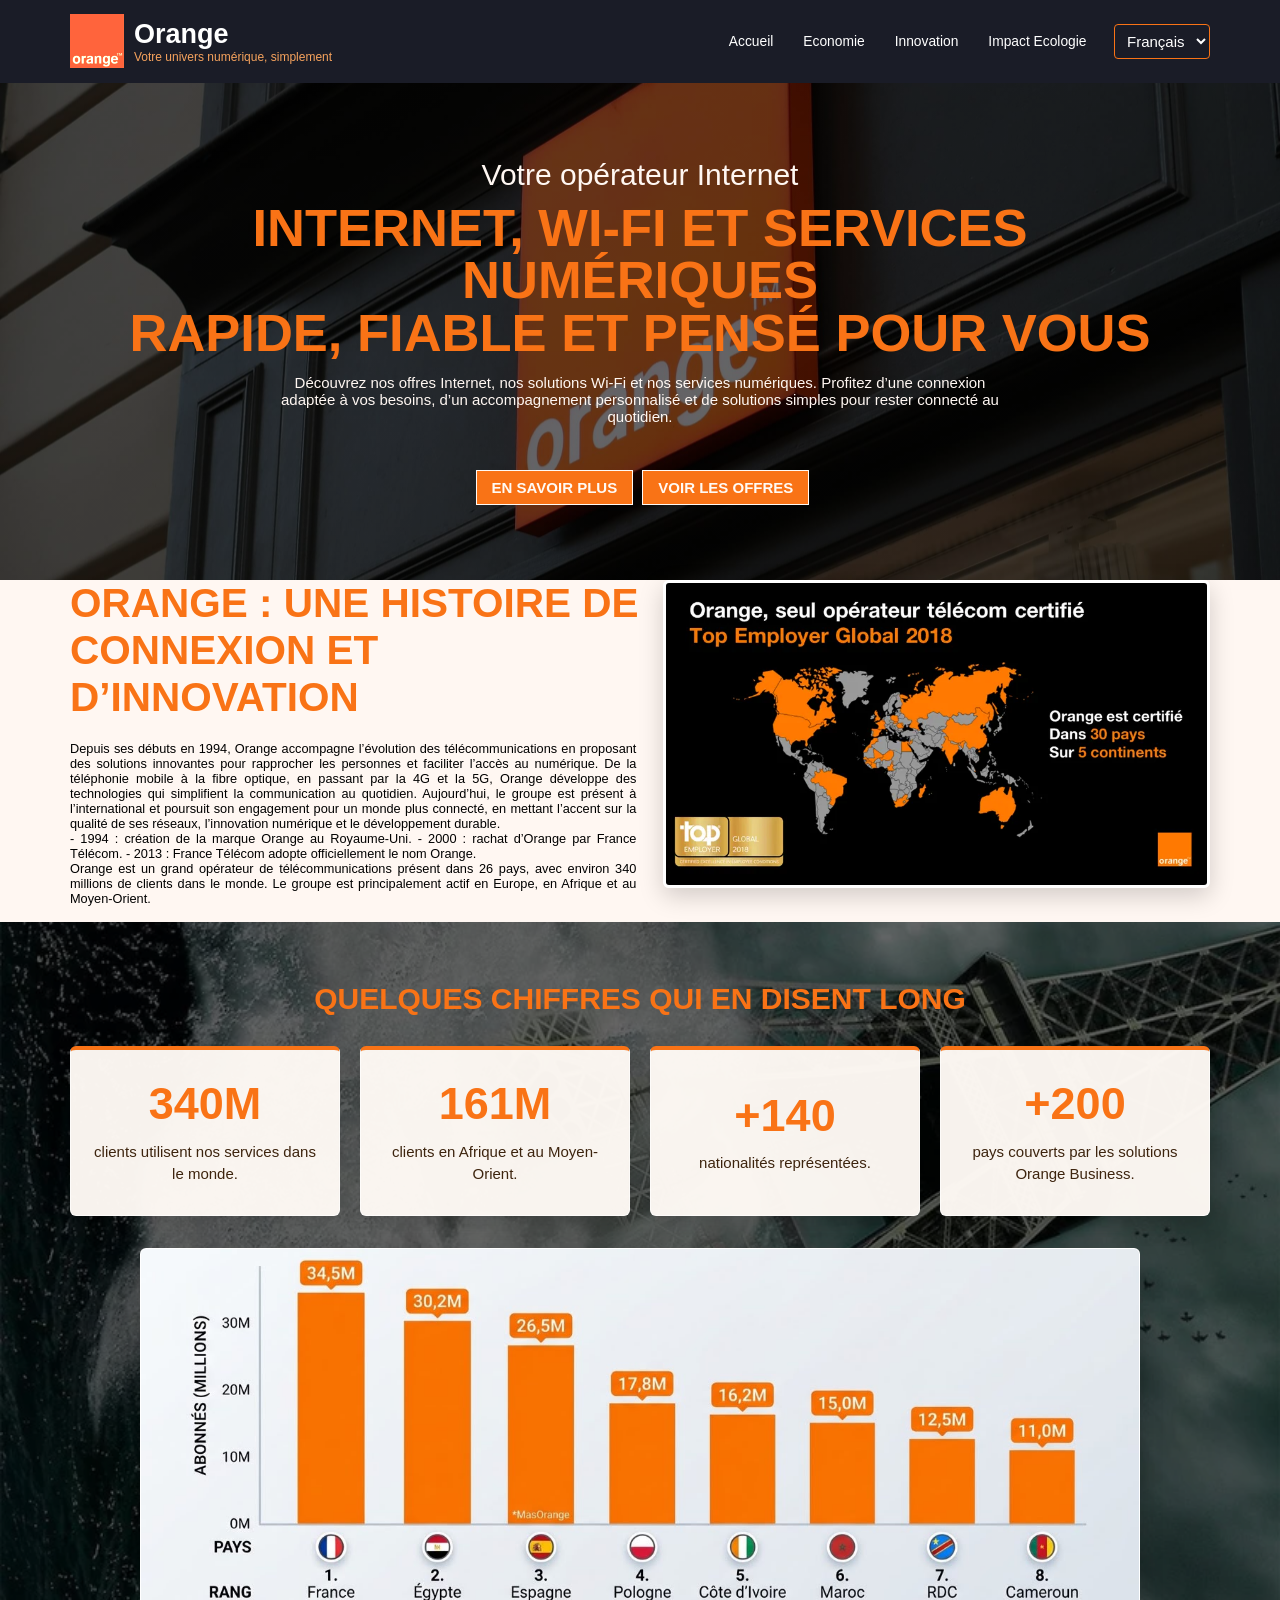
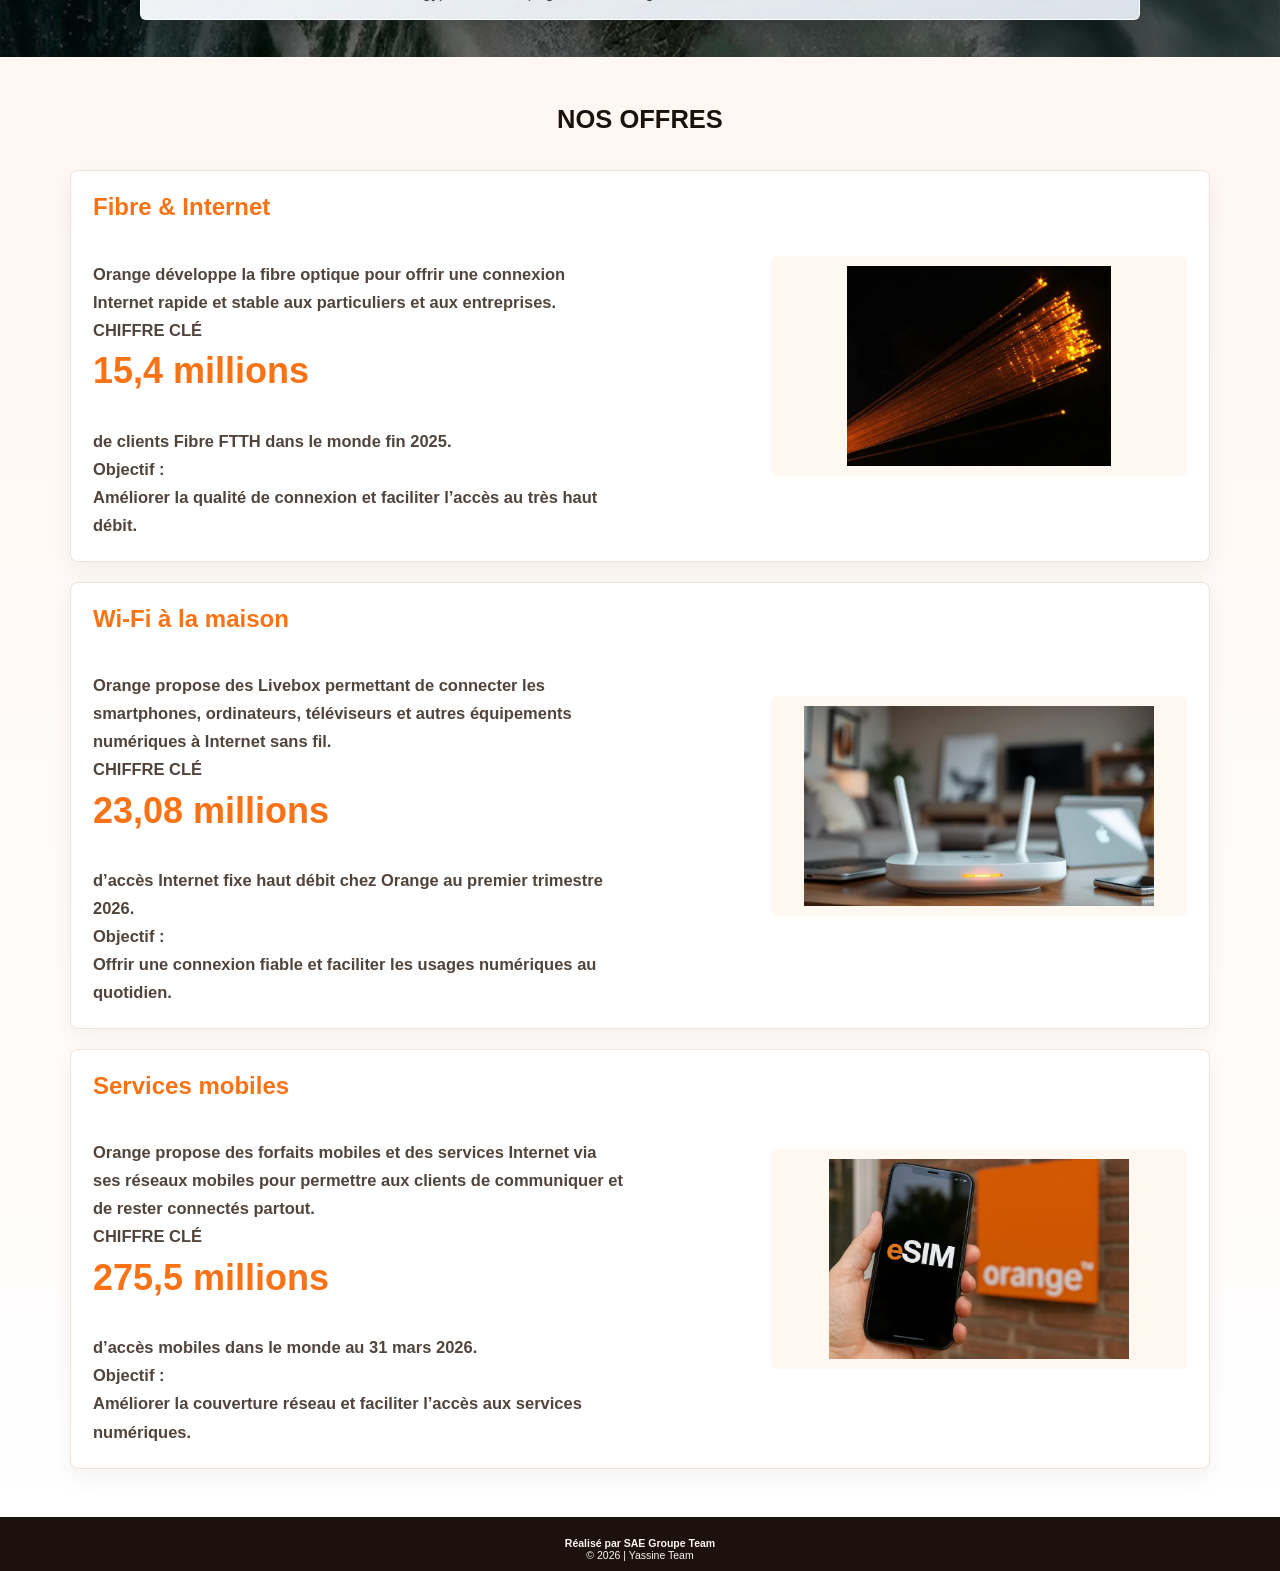
<file: index.html>
<!DOCTYPE html>
<html lang="fr" dir="ltr">
<head lang="fr">
    <meta charset="UTF-8">
    <meta http-equiv="X-UA-Compatible" content="IE=edge">
    <meta name="viewport" content="width=device-width, initial-scale=1.0">
    <title>Orange</title>
    <link rel="icon" href="images/logo/orange.jpg" type="image/x-icon">
    <link rel="stylesheet" href="style.css">
</head>

<body>
    <section id="sec-0">
        <header class="ana">
            <div class="hide" id="searchBar">
                <input type="search" name="searchBox" id="searchBox" data-i18n-placeholder="search-placeholder" placeholder="Saisissez votre recherche ici… Appuyez sur Échap pour quitter">
            </div>
            <div class="container">  
                    <img class="orange-logo" src="menuimages\orange.jpg" alt="Logo Orange" />
                    
                   <h1 class="hhh">
                        <span>Orange</span>
                        <p class="you" data-i18n="tagline">Votre univers numérique, simplement</p>
                    </h1>
                <div class="meme">
                <nav class="me">
                    <a href="index.html" data-i18n="nav-index">Accueil</a>
                    <a href="page1.html" data-i18n="nav-economy">Economie</a>
                    <a href="page3.html" data-i18n="nav-innovation">Innovation</a>
                    <a href="page2.html" data-i18n="nav-ecology">Impact Ecologie</a>
                </nav>
                <label class="language-picker">
                    <span class="visually-hidden" data-i18n="language-label">Langue</span>
                    <select id="language-select" aria-label="Langue">
                        <option value="fr">Français</option>
                        <option value="en">English</option>
                        <option value="ar">العربية</option>
                    </select>
                </label>
                </div>
            </div>
        </header>
        <article>
        <div class="container">
            <h1 data-i18n="hero-title">Votre opérateur Internet</h1>
            <h2><span data-i18n="hero-heading">Internet, Wi‑Fi et services numériques</span><br>
            <span data-i18n="hero-subheading">Rapide, fiable et pensé pour vous</span></h2>
            <p data-i18n="hero-description">Découvrez nos offres Internet, nos solutions Wi‑Fi et nos services numériques. Profitez d’une connexion adaptée à vos besoins, d’un accompagnement personnalisé et de solutions simples pour rester connecté au quotidien.</p>
            <nav class="wahwah">
            <a href="#sec-2" data-i18n="hero-more">En savoir plus</a>
            <a href="#sec-3" data-i18n="hero-offers">Voir les offres</a>
            </nav>
        </div>
        </article>
    </section>
    <section id="sec-1">
        <div class="container">
            <article>
                <h1 data-i18n="welcome-title">Orange : une histoire de connexion et d’innovation</h1>
                <p data-i18n="services-description">Depuis ses débuts en 1994, Orange accompagne l’évolution des télécommunications en proposant des solutions innovantes pour rapprocher les personnes et faciliter l’accès au numérique. De la téléphonie mobile à la fibre optique, en passant par la 4G et la 5G, Orange développe des technologies qui simplifient la communication au quotidien.
                   Aujourd’hui, le groupe est présent à l’international et poursuit son engagement pour un monde plus connecté, en mettant l’accent sur la qualité de ses réseaux, l’innovation numérique et le développement durable.
                    <br> - 1994 : création de la marque Orange au Royaume-Uni.
                         - 2000 : rachat d’Orange par France Télécom.
                         - 2013 : France Télécom adopte officiellement le nom Orange.
                   <br> Orange est un grand opérateur de télécommunications présent dans 26 pays, avec environ 340 millions de clients dans le monde. Le groupe est principalement actif en Europe, en Afrique et au Moyen-Orient.
                </p>
            </article>
            <aside><img src="menuimages\orangestat.webp" data-i18n-alt="stats-image-alt" alt="Orange certifié Top Employer dans 30 pays et sur 5 continents"></aside>
        </div>
    </section>
    <section id="sec-2">
        <div class="container">
            <h1 data-i18n="stats-title">Quelques chiffres qui en disent long</h1>
            <div class="stats-grid">
                <article class="stat-card">
                    <strong class="stat-number" data-i18n="stat-340-number">340M</strong>
                    <p class="stat-label" data-i18n="stat-340-label">clients utilisent nos services dans le monde.</p>
                </article>
                <article class="stat-card">
                    <strong class="stat-number" data-i18n="stat-161-number">161M</strong>
                    <p class="stat-label" data-i18n="stat-161-label">clients en Afrique et au Moyen-Orient.</p>
                </article>
                <article class="stat-card">
                    <strong class="stat-number" data-i18n="stat-140-number">+140</strong>
                    <p class="stat-label" data-i18n="stat-140-label">nationalités représentées.</p>
                </article>
                <article class="stat-card">
                    <strong class="stat-number" data-i18n="stat-200-number">+200</strong>
                    <p class="stat-label" data-i18n="stat-200-label">pays couverts par les solutions Orange Business.</p>
                </article>
                <img src="menuimages\graph.jpeg" alt="man" class="stat-image">
            </div>
        </div>
    </section>
    <section id="sec-3">
        <div class="container">
            <h1 data-i18n="offers-title">Nos offres</h1>
            <div class="cont">
                <div class="card">
                    <div class="offer-copy">
                        <h5 class="caption" data-i18n="fiber-title">Fibre & Internet</h5>
                        <p data-i18n="fiber-description">
                            <br>
                            Orange développe la fibre optique pour offrir une connexion Internet rapide et stable aux particuliers et aux entreprises.
                            <br>

                            CHIFFRE CLÉ
                            <br>

                            15,4 millions
                            <br>

                            de clients Fibre FTTH dans le monde fin 2025.
                            <br>

                            Objectif :
                            <br>

                            Améliorer la qualité de connexion et faciliter l’accès au très haut débit.
                        </p>
                    </div>
                    <img src="menuimages/fibre.webp" class="offer-image" alt="Fibre Internet offer">
                </div>
                <div class="card">
                    <div class="offer-copy">
                        <h5 class="caption" data-i18n="wifi-title">Wi‑Fi à la maison</h5>
                        <p data-i18n="wifi-description">
                            <br>
                            Orange propose des Livebox permettant de connecter les smartphones, ordinateurs, téléviseurs et autres équipements numériques à Internet sans fil.
                            <br>

CHIFFRE CLÉ
                            <br>

23,08 millions
                            <br>

d’accès Internet fixe haut débit chez Orange au premier trimestre 2026.
                            <br>

Objectif :
                            <br>

Offrir une connexion fiable et faciliter les usages numériques au quotidien.
                        </p>
                    </div>
                    <img src="menuimages/wifi.webp" class="offer-image" alt="Wi-Fi router for home use">
                </div>
                <div class="card">
                    <div class="offer-copy">
                        <h5 class="caption" data-i18n="mobile-title">Services mobiles</h5>
                        <p data-i18n="mobile-description">
                            <br>
                           Orange propose des forfaits mobiles et des services Internet via ses réseaux mobiles pour permettre aux clients de communiquer et de rester connectés partout.
                            <br>

CHIFFRE CLÉ
                            <br>

275,5 millions
                            <br>

d’accès mobiles dans le monde au 31 mars 2026.
                            <br>

Objectif :
                            <br>

Améliorer la couverture réseau et faciliter l’accès aux services numériques.
                        </p>
                    </div>
                    <img src="menuimages/mobile.webp" class="offer-image" alt="Mobile services offer">
                </div>
            </div>
        </div>
    </section>

    <section id="sec-7">
        <div class="container">
            <h4 data-i18n="footer-credit">Réalisé par SAE Groupe Team</h4>
            <p data-i18n="footer-copy">© 2026 | Yassine Team</p>
        </div>
    </section>

    <script>
        const translations = {
            fr: {
                'page-title': 'Orange', 'language-label': 'Langue', 'search-placeholder': 'Saisissez votre recherche ici… Appuyez sur Échap pour quitter', 'stats-image-alt': 'Orange certifié Top Employer dans 30 pays et sur 5 continents',
                tagline: 'Votre univers numérique, simplement',
                'nav-index': 'Accueil', 'nav-economy': 'Économie', 'nav-ecology': 'Impact écologique', 'nav-innovation': 'Innovation', 'nav-help': 'Aide', 'nav-contact': 'Contact',
                'hero-title': 'Votre opérateur Internet', 'hero-heading': 'Internet, Wi‑Fi et services numériques', 'hero-subheading': 'Rapide, fiable et pensé pour vous',
                'hero-description': 'Découvrez nos offres Internet, nos solutions Wi‑Fi et nos services numériques. Profitez d’une connexion adaptée à vos besoins, d’un accompagnement personnalisé et de solutions simples pour rester connecté au quotidien.',
                'hero-more': 'En savoir plus', 'hero-offers': 'Voir les offres',
                'welcome-title': 'Orange : une histoire de connexion et d’innovation', 'services-title': 'Nos services',
                'services-description': 'Depuis ses débuts en 1994, Orange accompagne l’évolution des télécommunications en proposant des solutions innovantes pour rapprocher les personnes et faciliter l’accès au numérique. De la téléphonie mobile à la fibre optique, en passant par la 4G et la 5G, Orange développe des technologies qui simplifient la communication au quotidien. Aujourd’hui, le groupe est présent à l’international et poursuit son engagement pour un monde plus connecté, en mettant l’accent sur la qualité de ses réseaux, l’innovation numérique et le développement durable. 1994 : création de la marque Orange au Royaume-Uni. 2000 : rachat d’Orange par France Télécom. 2013 : France Télécom adopte officiellement le nom Orange. Orange est un grand opérateur de télécommunications présent dans 26 pays, avec environ 340 millions de clients dans le monde. Le groupe est principalement actif en Europe, en Afrique et au Moyen-Orient.',
                'stats-title': 'Quelques chiffres qui en disent long',
                'stat-340-number': '340M', 'stat-340-label': 'clients utilisent nos services dans le monde.',
                'stat-161-number': '161M', 'stat-161-label': 'clients en Afrique et au Moyen-Orient.',
                'stat-140-number': '+140', 'stat-140-label': 'nationalités représentées.',
                'stat-200-number': '+200', 'stat-200-label': 'pays couverts par les solutions Orange Business.',
                'offers-title': 'Nos offres', 'fiber-title': 'Fibre & Internet', 'fiber-description': 'Orange développe la fibre optique pour offrir une connexion Internet rapide et stable aux particuliers et aux entreprises. CHIFFRE CLÉ : 15,4 millions de clients Fibre FTTH dans le monde fin 2025. Objectif : améliorer la qualité de connexion et faciliter l’accès au très haut débit.',
                'wifi-title': 'Wi‑Fi à la maison', 'wifi-description': 'Orange propose des Livebox permettant de connecter les smartphones, ordinateurs, téléviseurs et autres équipements numériques à Internet sans fil. CHIFFRE CLÉ : 23,08 millions d’accès Internet fixe haut débit chez Orange au premier trimestre 2026. Objectif : offrir une connexion fiable et faciliter les usages numériques au quotidien.',
                'mobile-title': 'Services mobiles', 'mobile-description': 'Orange propose des forfaits mobiles et des services Internet via ses réseaux mobiles pour permettre aux clients de communiquer et de rester connectés partout. CHIFFRE CLÉ : 275,5 millions d’accès mobiles dans le monde au 31 mars 2026. Objectif : améliorer la couverture réseau et faciliter l’accès aux services numériques.',
                'footer-credit': 'Réalisé par SAE Groupe Team', 'footer-copy': '© 2026 | Yassine Team'
            },
            en: {
                'page-title': 'Orange', 'language-label': 'Language', 'search-placeholder': 'Type your search here… Press Esc to exit', 'stats-image-alt': 'Orange certified as a Top Employer in 30 countries across 5 continents',
                tagline: 'Your digital world, made simple',
                'nav-index': 'Home', 'nav-economy': 'Economy', 'nav-ecology': 'Environmental impact', 'nav-innovation': 'Innovation', 'nav-help': 'Help', 'nav-contact': 'Contact',
                'hero-title': 'Your Internet provider', 'hero-heading': 'Internet, Wi-Fi and digital services', 'hero-subheading': 'Fast, reliable and made for you',
                'hero-description': 'Discover our Internet plans, Wi-Fi solutions and digital services. Enjoy a connection tailored to your needs, personal support and simple solutions to keep you connected every day.',
                'hero-more': 'Learn more', 'hero-offers': 'Explore plans',
                'welcome-title': 'Orange: a story of connection and innovation', 'services-title': 'Our services',
                'services-description': 'Since its beginnings in 1994, Orange has supported the evolution of telecommunications by offering innovative solutions that bring people closer and make digital technology more accessible. From mobile telephony to fibre-optic broadband, including 4G and 5G, Orange develops technologies that make everyday communication easier. Today, the group operates internationally and continues its commitment to a more connected world, focusing on network quality, digital innovation and sustainable development. 1994: The Orange brand was created in the United Kingdom. 2000: France Télécom acquired Orange. 2013: France Télécom officially adopted the name Orange. Orange is a major telecommunications provider operating in 26 countries, with around 340 million customers worldwide. The group is mainly active in Europe, Africa and the Middle East.',
                'stats-title': 'A few numbers that speak volumes',
                'stat-340-number': '340M', 'stat-340-label': 'customers use our services worldwide.',
                'stat-161-number': '161M', 'stat-161-label': 'customers in Africa and the Middle East.',
                'stat-140-number': '+140', 'stat-140-label': 'nationalities represented.',
                'stat-200-number': '+200', 'stat-200-label': 'countries covered by Orange Business solutions.',
                'offers-title': 'Our offers', 'fiber-title': 'Fibre & Internet', 'fiber-description': 'Orange is expanding fibre-optic networks to provide fast, stable Internet connections for individuals and businesses. KEY FIGURE: 15.4 million FTTH fibre customers worldwide at the end of 2025. Goal: improve connection quality and make ultra-high-speed broadband more accessible.',
                'wifi-title': 'Home Wi-Fi', 'wifi-description': 'Orange Liveboxes let you connect smartphones, computers, televisions and other digital devices to the Internet wirelessly. KEY FIGURE: 23.08 million high-speed fixed Internet accesses at Orange in the first quarter of 2026. Goal: provide a reliable connection and make everyday digital activities easier.',
                'mobile-title': 'Mobile services', 'mobile-description': 'Orange offers mobile plans and Internet services through its mobile networks, helping customers communicate and stay connected wherever they are. KEY FIGURE: 275.5 million mobile accesses worldwide on 31 March 2026. Goal: improve network coverage and make digital services more accessible.',
                'footer-credit': 'Made by SAE Groupe Team', 'footer-copy': '© 2026 | Yassine Team'
            },
            ar: {
                'page-title': 'أورنج', 'language-label': 'اللغة', 'search-placeholder': 'اكتب ما تريد البحث عنه… اضغط على Esc للخروج', 'stats-image-alt': 'أورنج حاصلة على شهادة أفضل جهة عمل في 30 دولة عبر 5 قارات',
                tagline: 'عالمك الرقمي بكل بساطة',
                'nav-index': 'الرئيسية', 'nav-economy': 'الاقتصاد', 'nav-ecology': 'الأثر البيئي', 'nav-innovation': 'الابتكار', 'nav-help': 'المساعدة', 'nav-contact': 'اتصل بنا',
                'hero-title': 'مزود الإنترنت الخاص بك', 'hero-heading': 'الإنترنت والواي فاي والخدمات الرقمية', 'hero-subheading': 'سريع وموثوق ومصمم من أجلك',
                'hero-description': 'اكتشف عروض الإنترنت وحلول الواي فاي والخدمات الرقمية. استفد من اتصال يناسب احتياجاتك، ومرافقة شخصية، وحلول بسيطة لتبقى متصلاً كل يوم.',
                'hero-more': 'اكتشف المزيد', 'hero-offers': 'تصفح العروض',
                'welcome-title': 'أورنج: قصة من التواصل والابتكار', 'services-title': 'خدماتنا',
                'services-description': 'منذ انطلاقتها عام 1994، واكبت أورنج تطور الاتصالات من خلال تقديم حلول مبتكرة تقرّب الناس وتسهل الوصول إلى العالم الرقمي. ومن خدمات الهاتف المحمول إلى الألياف البصرية، مروراً بشبكتي الجيل الرابع والخامس، تطور أورنج تقنيات تجعل التواصل اليومي أسهل. واليوم، تعمل المجموعة على المستوى الدولي وتواصل التزامها بعالم أكثر اتصالاً، مع التركيز على جودة الشبكات والابتكار الرقمي والتنمية المستدامة. 1994: تأسست علامة أورنج في المملكة المتحدة. 2000: استحوذت France Télécom على أورنج. 2013: اعتمدت France Télécom رسمياً اسم أورنج. أورنج شركة اتصالات كبرى تعمل في 26 دولة، ويبلغ عدد عملائها نحو 340 مليوناً حول العالم. وتنشط المجموعة بشكل رئيسي في أوروبا وأفريقيا والشرق الأوسط.',
                'stats-title': 'أرقام تتحدث عن نفسها',
                'stat-340-number': '340 مليون', 'stat-340-label': 'عميل يستخدم خدماتنا حول العالم.',
                'stat-161-number': '161 مليون', 'stat-161-label': 'عميل في أفريقيا والشرق الأوسط.',
                'stat-140-number': 'أكثر من 140', 'stat-140-label': 'جنسية ممثلة.',
                'stat-200-number': 'أكثر من 200', 'stat-200-label': 'دولة تغطيها حلول Orange Business.',
                'offers-title': 'عروضنا', 'fiber-title': 'الألياف البصرية والإنترنت', 'fiber-description': 'تطوّر أورنج شبكات الألياف البصرية لتوفير اتصال إنترنت سريع ومستقر للأفراد والشركات. الرقم الأبرز: 15.4 مليون عميل لخدمة الألياف FTTH حول العالم في نهاية عام 2025. الهدف: تحسين جودة الاتصال وتسهيل الوصول إلى الإنترنت فائق السرعة.',
                'wifi-title': 'واي فاي في المنزل', 'wifi-description': 'تتيح أجهزة Livebox من أورنج توصيل الهواتف الذكية والحواسيب والتلفزيونات وغيرها من الأجهزة الرقمية بالإنترنت لاسلكياً. الرقم الأبرز: 23.08 مليون اشتراك إنترنت ثابت عالي السرعة لدى أورنج في الربع الأول من عام 2026. الهدف: توفير اتصال موثوق وتسهيل الاستخدامات الرقمية اليومية.',
                'mobile-title': 'خدمات الهاتف المحمول', 'mobile-description': 'تقدم أورنج باقات للهاتف المحمول وخدمات إنترنت عبر شبكاتها لتمكين العملاء من التواصل والبقاء على اتصال أينما كانوا. الرقم الأبرز: 275.5 مليون اشتراك للهاتف المحمول حول العالم في 31 مارس 2026. الهدف: تحسين تغطية الشبكة وتسهيل الوصول إلى الخدمات الرقمية.',
                'footer-credit': 'تنفيذ فريق SAE Groupe', 'footer-copy': '© 2026 | فريق ياسين'
            }
        };

        const languageSelect = document.querySelector('#language-select');
        const offerNumberPattern = /(\d[\d.,]*\s+(?:millions?|مليون(?:اً)?))/gi;

        function emphasizeOfferNumbers(element) {
            const walker = document.createTreeWalker(element, NodeFilter.SHOW_TEXT);
            const textNodes = [];

            while (walker.nextNode()) {
                textNodes.push(walker.currentNode);
            }

            textNodes.forEach((textNode) => {
                const text = textNode.textContent;
                const matches = [...text.matchAll(offerNumberPattern)];

                if (!matches.length) {
                    return;
                }

                const fragment = document.createDocumentFragment();
                let position = 0;

                matches.forEach((match) => {
                    fragment.append(document.createTextNode(text.slice(position, match.index)));
                    const number = document.createElement('span');
                    number.className = 'offer-number';
                    number.textContent = match[0];
                    fragment.append(number);
                    position = match.index + match[0].length;
                });

                fragment.append(document.createTextNode(text.slice(position)));
                textNode.replaceWith(fragment);
            });
        }

        document.querySelectorAll('#sec-3 .card p').forEach(emphasizeOfferNumbers);

        function setLanguage(language) {
            const dictionary = translations[language];
            document.documentElement.lang = language;
            document.documentElement.dir = language === 'ar' ? 'rtl' : 'ltr';
            document.title = dictionary['page-title'];
            document.querySelectorAll('[data-i18n]').forEach((element) => {
                element.textContent = dictionary[element.dataset.i18n];
                if (element.matches('#sec-3 .card p')) {
                    emphasizeOfferNumbers(element);
                }
            });
            document.querySelectorAll('[data-i18n-placeholder]').forEach((element) => {
                element.setAttribute('placeholder', dictionary[element.dataset.i18nPlaceholder]);
            });
            document.querySelectorAll('[data-i18n-alt]').forEach((element) => {
                element.setAttribute('alt', dictionary[element.dataset.i18nAlt]);
            });
            languageSelect.setAttribute('aria-label', dictionary['language-label']);
        }

        languageSelect.addEventListener('change', (event) => setLanguage(event.target.value));
    </script>
</body>
</html>
</file>
<file: style.css>
* {
    box-sizing: border-box;
    margin: 0;
    padding: 0;
    outline-style: none;
}

:root {
    --txtaccent: #fff7f2;
    --textaccent2: #f7a35d;
    --textaccent3: #3d240e;
    --txtaccent4: #f97316;
    --haccent: #f97316;
    --haccent2: #fffaf5;
    --bgaccent: #1c110b;
}

html {
    color: #000;
    font-family: 'Segoe UI', Tahoma, Geneva, Verdana, sans-serif;
    font-size: 12px;
}

.container {
    width: 95%;
    margin: 0 auto;
}

img {
    filter: sepia(0.45) saturate(1.7) hue-rotate(-25deg) brightness(1.05) contrast(1.08);
}

.hide {
    display: none;
}

#sec-0 {
    background: linear-gradient(rgba(0, 0, 0, 0.6), rgba(0, 0, 0, 0.6)), url(menuimages/orange.jpeg) no-repeat center center / cover;
}

#sec-0 header.ana {
    position: relative;
    display: flex;
    background-color: #1a1c27;
}

#sec-0 header.ana .container {
    display: flex;
    align-items: center;
    justify-content: flex-start;
    gap: 10px;
    padding: 0.65rem 0;
}

.orange-logo {
    width: 54px;
    height: 54px;
    flex-shrink: 0;
    object-fit: cover;
}

#sec-0 header h1 {
    color: var(--haccent);
    font-size: 1.8rem;
    font-weight: bold;
}

#sec-0 header h1 span {
    color: #fff;
}

#sec-0 header h1 p {
    color: var(--textaccent2);
    font-size: 0.8rem;
    font-weight: normal;
}

#sec-0 header .meme {
    display: flex;
    align-items: center;
    gap: 0.5rem;
    margin-left: auto;
}

.me {
    display: flex;
    flex-wrap: wrap;
    flex-direction: row;
}

.language-picker {
    flex-shrink: 0;
}

.language-picker select {
    max-width: 110px;
    padding: 7px 8px;
    border: 1px solid var(--haccent);
    border-radius: 4px;
    background-color: #1a1c27;
    color: #fff;
    font: inherit;
}

.visually-hidden {
    position: absolute;
    width: 1px;
    height: 1px;
    overflow: hidden;
    clip: rect(0, 0, 0, 0);
    white-space: nowrap;
    clip-path: inset(50%);
}

html[dir="rtl"] body {
    text-align: right;
}

html[dir="rtl"] #sec-0 article,
html[dir="rtl"] #sec-2,
html[dir="rtl"] #sec-3 h1,
html[dir="rtl"] #sec-7 {
    text-align: center;
}

html[dir="rtl"] #sec-3 .card p {
    text-align: right;
}

html[dir="rtl"] #sec-1 article {
    text-align: right;
}

#sec-0 header nav a {
    display: block;
    padding: 10px;
    color: white;
    text-align: center;
    text-decoration: none;
}

#sec-0 header nav a:hover {
    border-top: 3px solid black;
    border-bottom: 1px solid cyan;
    border-radius: 20px;
    background-color: #73757e;
    color: white;
    text-decoration: underline;
    transition: all 1.5s ease;
}

#sec-0 article {
    display: flex;
    align-items: center;
    padding: 3rem 0;
    text-align: center;
}

#sec-0 article h1 {
    margin-bottom: 10px;
    color: var(--txtaccent);
    font-size: 1.25rem;
    font-weight: normal;
}

#sec-0 article h2 {
    margin-bottom: 15px;
    color: var(--txtaccent);
    font-size: 1.85rem;
    font-weight: 700;
    line-height: 1em;
    text-transform: uppercase;
}

#sec-0 article h2 span {
    color: var(--haccent);
}

#sec-0 article p {
    margin-bottom: 3rem;
    padding: 0 4rem;
    color: var(--txtaccent);
}

#sec-0 article a {
    display: inline-block;
    margin-left: 5px;
    padding: 8px 15px;
    border: 1px solid var(--haccent2);
    background-color: var(--txtaccent4);
    color: var(--haccent2);
    font-weight: bold;
    text-decoration: none;
    text-transform: uppercase;
}

#sec-0 article a:hover {
    background-color: #0b2d5c;
    color: #fff;
}

#sec-1 {
    background-color: var(--txtaccent);
}

#sec-1 article {
    padding-top: 20px;
    text-align: center;
}

#sec-1 article h1 {
    color: var(--haccent);
    font-size: 1.85rem;
    font-weight: 700;
    text-transform: uppercase;
}

#sec-1 article h2 {
    color: var(--textaccent3);
    font-size: 1.1rem;
    font-weight: 700;
}

#sec-1 article p {
    margin: 1.3rem 0 1.1rem;
    font-size: 0.85rem;
    text-align: justify;
}

#sec-1 aside {
    width: 95%;
    margin: 25px auto 0;
}

#sec-1 aside img {
    display: block;
    width: 100%;
    max-width: 640px;
    aspect-ratio: 16 / 9;
    height: auto;
    margin: 0 auto;
    object-fit: cover;
    border: 3px solid #fff;
    border-radius: 6px;
    box-shadow: 0 8px 24px rgba(0, 0, 0, 0.18);
    filter: none;
}

#sec-2 {
    padding: 3rem 0 2.5rem;
    background: linear-gradient(rgba(0, 0, 0, 0.6), rgba(0, 0, 0, 0.6)), url(menuimages/paris.webp) no-repeat center center / cover;
    text-align: center;
}

#sec-2 .container > h1 {
    margin-bottom: 30px;
    color: var(--haccent);
    font-size: 2rem;
    font-weight: 700;
    text-transform: uppercase;
}

#sec-2 .stats-grid {
    display: grid;
    grid-template-columns: minmax(0, 1fr);
    gap: 16px;
}

#sec-2 .stat-card {
    display: flex;
    min-height: 170px;
    flex-direction: column;
    align-items: center;
    justify-content: center;
    padding: 24px 20px;
    border: 1px solid rgba(255, 255, 255, 0.68);
    border-top: 4px solid var(--haccent);
    border-radius: 6px;
    background-color: rgba(255, 250, 245, 0.97);
    box-shadow: 0 8px 24px rgba(0, 0, 0, 0.12);
}

#sec-2 .stat-number {
    display: block;
    margin-bottom: 12px;
    color: var(--haccent);
    font-size: 3rem;
    font-weight: 800;
    line-height: 1.1;
}

#sec-2 .stat-label {
    max-width: 28ch;
    color: var(--textaccent3);
    font-size: 1rem;
    line-height: 1.5;
}

#sec-2 .stat-image {
    display: block;
    grid-column: 1 / -1;
    justify-self: center;
    width: 100%;
    max-width: 1000px;
    height: auto;
    margin-top: 12px;
    border: 1px solid rgba(255, 255, 255, 0.8);
    border-radius: 6px;
    background-color: #fff;
    box-shadow: 0 8px 24px rgba(0, 0, 0, 0.16);
    filter: none;
    object-fit: contain;
}

html[dir="rtl"] #sec-2 .stat-label {
    text-align: center;
}

@media (min-width: 576px) {
    #sec-2 .stats-grid {
        grid-template-columns: repeat(2, minmax(0, 1fr));
    }
}

@media (min-width: 1200px) {
    #sec-2 .stats-grid {
        grid-template-columns: repeat(4, minmax(0, 1fr));
        gap: 20px;
    }
}

#sec-3 {
    padding: 48px 0;
    background: linear-gradient(180deg, #fff7f2 0%, #fff 100%);
}

#sec-3 h1 {
    margin-bottom: 36px;
    color: var(--bgaccent);
    font-size: 1.7rem;
    font-weight: 900;
    text-align: center;
    text-transform: uppercase;
}

#sec-3 .cont {
    display: flex;
    flex-direction: column;
    gap: 20px;
}

#sec-3 .card {
    display: grid;
    grid-template-columns: minmax(0, 1fr) minmax(220px, 38%);
    align-items: center;
    gap: clamp(20px, 4vw, 56px);
    width: 100%;
    padding: 22px;
    border: 1px solid #f1e2d7;
    border-radius: 8px;
    background-color: #fff;
    box-shadow: 0 8px 24px rgba(61, 36, 14, 0.06);
}

#sec-3 .caption {
    margin-bottom: 10px;
    color: var(--haccent);
    font-size: 1.6rem;
    font-weight: 800;
}

#sec-3 .card p {
    max-width: 58ch;
    color: #51443c;
    font-size: 1.1rem;
    font-weight: 600;
    line-height: 1.7;
    hyphens: auto;
    text-align: left;
    overflow-wrap: break-word;
}

#sec-3 .offer-number {
    display: block;
    margin: 0.45rem 0;
    color: var(--haccent);
    font-size: 2.4rem;
    font-weight: 800;
    line-height: 1.15;
}

#sec-3 .offer-image {
    display: block;
    width: 100%;
    height: 220px;
    padding: 10px;
    border-radius: 6px;
    background-color: #fff8f1;
    filter: none;
    object-fit: contain;
}

html[dir="rtl"] #sec-3 .card p {
    text-align: right;
}

@media (max-width: 575px) {
    #sec-3 {
        padding: 34px 0;
    }

    #sec-3 .card {
        grid-template-columns: minmax(0, 1fr) minmax(110px, 34%);
        gap: 12px;
        padding: 14px;
    }

    #sec-3 .caption {
        font-size: 1.25rem;
    }

    #sec-3 .card p {
        font-size: 0.95rem;
        line-height: 1.5;
    }

    #sec-3 .offer-number {
        font-size: 1.8rem;
    }

    #sec-3 .offer-image {
        height: 145px;
        padding: 6px;
    }
}

#sec-7 {
    padding: 20px 0 10px;
    background-color: var(--bgaccent);
    font-size: 0.7rem;
    text-align: center;
}

#sec-7 h4,
#sec-7 p {
    color: var(--txtaccent);
}

@media (min-width: 576px) {
    html {
        font-size: 13px;
    }

    .container {
        width: 520px;
    }
}

@media (min-width: 768px) {
    html {
        font-size: 14px;
    }

    .container {
        width: 720px;
    }

    #sec-0 {
        background-position: center center;
    }

    #sec-0 article {
        padding: 5rem 0;
    }

    #sec-0 article h1 {
        font-size: 2rem;
    }

    #sec-0 article h2 {
        font-size: 3.5rem;
    }

    #sec-1 .container {
        display: flex;
        flex-wrap: wrap;
        justify-content: space-between;
    }

    #sec-1 article {
        display: flex;
        width: 51%;
        flex-flow: column nowrap;
        justify-content: center;
        padding: 0;
        text-align: left;
    }

    #sec-1 article p {
        padding-right: 1rem;
    }

    #sec-1 aside {
        width: 48%;
        margin: 0;
        text-align: right;
    }

    #sec-2 {
        padding: 4rem 0 2.5rem;
    }

}

@media (min-width: 1200px) {
    html {
        font-size: 15px;
    }

    .container {
        width: 1140px;
    }

    #sec-0 header.ana .container {
        padding: 0.95rem 0;
    }

    #sec-0 header nav a {
        margin-right: 10px;
        font-size: 0.92rem;
    }

    #sec-0 article p {
        padding-right: 14rem;
        padding-left: 14rem;
    }

    #sec-1 article h1 {
        font-size: 2.7rem;
    }

    #sec-1 article h2 {
        font-size: 1.8rem;
    }

    #sec-2 {
        background-position: center top;
    }

}

@media (min-width: 1400px) {
    html {
        font-size: 17px;
    }

    .container {
        width: 1340px;
    }
}

@media (max-width: 767px) {
    #sec-0 header.ana .container {
        flex-wrap: wrap;
    }

    #sec-0 header .meme {
        width: 100%;
        flex-wrap: wrap;
        justify-content: center;
        margin-left: 0;
    }

    .me {
        justify-content: center;
    }
}
</file>
